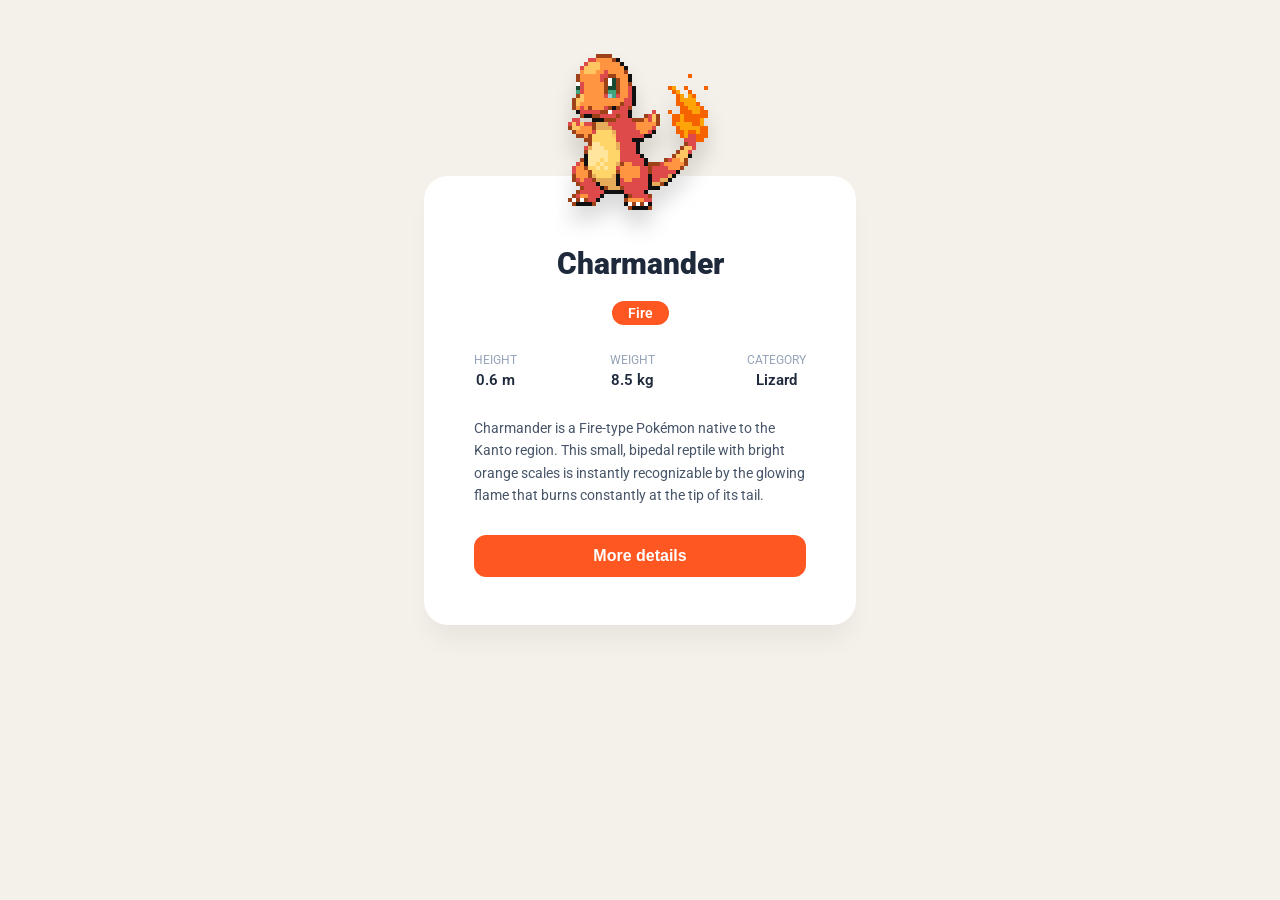
<file: variant01/variant01.html>
<!doctype html>
<html lang="en">
  <head>
    <meta charset="UTF-8" />
    <meta name="viewport" content="width=device-width, initial-scale=1.0" />
    <link rel="stylesheet" href="variant01.css" />
    <title>Pokédex - Charmander</title>
  </head>
  <body>
    <div class="pokemon">
      <img src="images/4.png" alt="Charmender" />
    </div>
    <div class="presentation">
      <h1>Charmander</h1>
      <div class="badges">
        <span class="badge-fire"> Fire </span>
      </div>

      <div class="stats">
        <div class="stat">
          <span class="stat-label">Height</span>
          <span class="stat-value">0.6 m</span>
        </div>
        <div class="stat">
          <span class="stat-label">Weight</span>
          <span class="stat-value">8.5 kg</span>
        </div>
        <div class="stat">
          <span class="stat-label">Category</span>
          <span class="stat-value">Lizard</span>
        </div>
      </div>

      <p class="description">
        Charmander is a Fire-type Pokémon native to the Kanto region. This
        small, bipedal reptile with bright orange scales is instantly
        recognizable by the glowing flame that burns constantly at the tip of
        its tail.
      </p>

      <button class="button">More details</button>
    </div>
  </body>
</html>
</file>
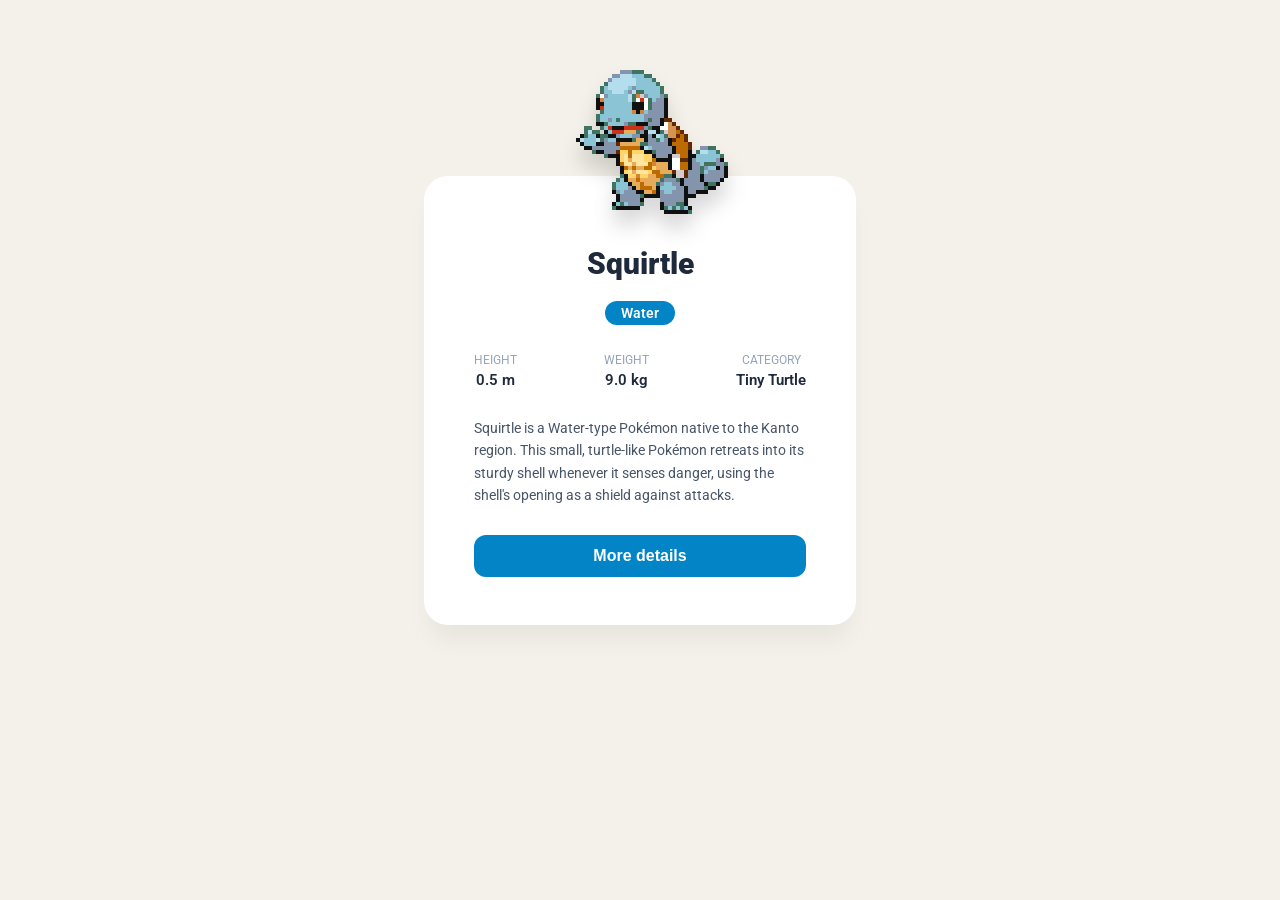
<file: variant02/variant02.html>
<!doctype html>
<html lang="en">
  <head>
    <meta charset="UTF-8" />
    <meta name="viewport" content="width=device-width, initial-scale=1.0" />
    <link rel="stylesheet" href="variant02.css" />
    <title>Pokédex - Squirtle</title>
  </head>
  <body>
    <div class="pokemon">
      <img src="images/7.png" alt="Squirtle" />
    </div>
    <div class="presentation">
      <h1>Squirtle</h1>
      <div class="badges">
        <span class="badge-water"> Water </span>
      </div>

      <div class="stats">
        <div class="stat">
          <span class="stat-label">Height</span>
          <span class="stat-value">0.5 m</span>
        </div>
        <div class="stat">
          <span class="stat-label">Weight</span>
          <span class="stat-value">9.0 kg</span>
        </div>
        <div class="stat">
          <span class="stat-label">Category</span>
          <span class="stat-value">Tiny Turtle</span>
        </div>
      </div>

      <p class="description">
        Squirtle is a Water-type Pokémon native to the Kanto region. This small,
        turtle-like Pokémon retreats into its sturdy shell whenever it senses
        danger, using the shell's opening as a shield against attacks.
      </p>

      <button class="button">More details</button>
    </div>
  </body>
</html>
</file>
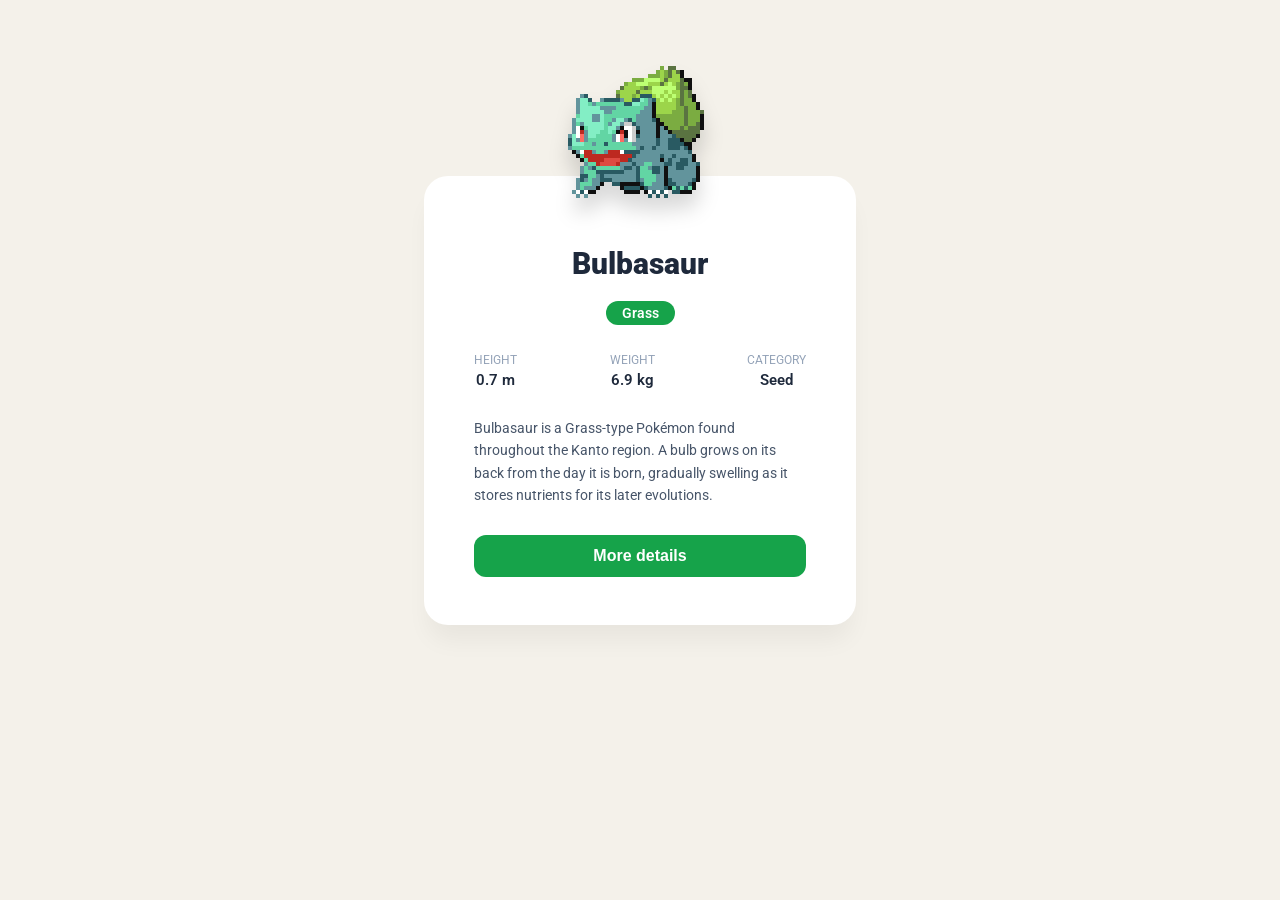
<file: variant03/variant03.html>
<!doctype html>
<html lang="en">
  <head>
    <meta charset="UTF-8" />
    <meta name="viewport" content="width=device-width, initial-scale=1.0" />
    <link rel="stylesheet" href="variant03.css" />
    <title>Pokédex - Bulbasaur</title>
  </head>
  <body>
    <div class="pokemon">
      <img src="images/1.png" alt="Bulbasaur" />
    </div>
    <div class="presentation">
      <h1>Bulbasaur</h1>
      <div class="badges">
        <span class="badge-grass"> Grass </span>
      </div>

      <div class="stats">
        <div class="stat">
          <span class="stat-label">Height</span>
          <span class="stat-value">0.7 m</span>
        </div>
        <div class="stat">
          <span class="stat-label">Weight</span>
          <span class="stat-value">6.9 kg</span>
        </div>
        <div class="stat">
          <span class="stat-label">Category</span>
          <span class="stat-value">Seed</span>
        </div>
      </div>

      <p class="description">
        Bulbasaur is a Grass-type Pokémon found throughout the Kanto region. A
        bulb grows on its back from the day it is born, gradually swelling as it
        stores nutrients for its later evolutions.
      </p>

      <button class="button">More details</button>
    </div>
  </body>
</html>
</file>
<file: variant01/variant01.css>
@import url("https://fonts.googleapis.com/css2?family=Roboto:wght@400;600;900&display=swap");

* {
  margin: 0;
  padding: 0;
  box-sizing: border-box;
}

body {
  background-color: #f4f1ea;
  min-height: 100vh;
  font-family: "Roboto", sans-serif;
  font-weight: 400;
  padding: 76px 24px 24px 24px;
  max-width: 480px;
  margin: 0 auto;
  overflow-x: hidden;
}

h1 {
  font-weight: 900;
  margin-bottom: 20px;
  font-size: 30px;
  text-align: center;
  color: #1e293b;
}

.badges {
  background-color: #ff5722;
  color: #ffffff;
  width: auto;
  display: inline-block;
  padding: 4px 16px;
  border-radius: 20px;
  font-weight: 600;
  font-size: 14px;
  margin: 0 auto 28px auto;
}

.presentation {
  width: 100%;
  color: #475569;
  background-color: #ffffff;
  border-radius: 24px;
  padding: 70px 50px 48px 50px;
  margin-top: 0;
  position: relative;
  z-index: 1;
  text-align: center;
  box-shadow: 0 20px 25px -5px rgba(0, 0, 0, 0.05);
}

.description {
  margin-bottom: 20px;
  line-height: 1.6;
  font-size: 14px;
  text-align: left;
}

.stats {
  display: flex;
  justify-content: space-between;
  margin-bottom: 28px;
}

.stat {
  text-align: center;
}

.stat-label {
  display: block;
  font-size: 12px;
  color: #94a3b8;
  text-transform: uppercase;
  margin-bottom: 4px;
}

.stat-value {
  display: block;
  font-weight: 600;
  color: #1e293b;
  font-size: 15px;
}

.pokemon {
  width: 280px;
  height: 100px;
  margin: 0 auto;
  position: relative;
  z-index: 2;
  filter: drop-shadow(0 15px 10px rgba(0, 0, 0, 0.15));
  transition: transform 0.3s ease;
}

.pokemon img {
  display: block;
  width: 100%;
  height: 256px;
  object-fit: contain;
  image-rendering: pixelated;
  image-rendering: crisp-edges;
  position: absolute;
  top: -70px;
  left: 0;
}

.pokemon:hover {
  transform: translateY(-6px);
}

.button {
  display: block;
  width: 100%;
  margin-top: 28px;
  background-color: #ff5722;
  border: none;
  color: white;
  padding: 12px;
  border-radius: 12px;
  font-weight: 600;
  font-size: 16px;
  transition:
    background-color 0.2s ease,
    transform 0.1s ease;
}

.button:hover {
  background-color: #e64a19;
  cursor: pointer;
  transform: translateY(-2px);
  box-shadow: 0 8px 16px rgba(255, 87, 34, 0.25);
}
</file>
<file: variant02/variant02.css>
@import url("https://fonts.googleapis.com/css2?family=Roboto:wght@400;600;900&display=swap");

* {
  margin: 0;
  padding: 0;
  box-sizing: border-box;
}

body {
  background-color: #f4f1ea;
  min-height: 100vh;
  font-family: "Roboto", sans-serif;
  font-weight: 400;
  padding: 76px 24px 24px 24px;
  max-width: 480px;
  margin: 0 auto;
  overflow-x: hidden;
}

h1 {
  font-weight: 900;
  margin-bottom: 20px;
  font-size: 30px;
  text-align: center;
  color: #1e293b;
}

.badges {
  background-color: #0284c7;
  color: #ffffff;
  width: auto;
  display: inline-block;
  padding: 4px 16px;
  border-radius: 20px;
  font-weight: 600;
  font-size: 14px;
  margin: 0 auto 28px auto;
}

.presentation {
  width: 100%;
  color: #475569;
  background-color: #ffffff;
  border-radius: 24px;
  padding: 70px 50px 48px 50px;
  margin-top: 0;
  position: relative;
  z-index: 1;
  text-align: center;
  box-shadow: 0 20px 25px -5px rgba(0, 0, 0, 0.05);
}

.description {
  margin-bottom: 20px;
  line-height: 1.6;
  font-size: 14px;
  text-align: left;
}

.stats {
  display: flex;
  justify-content: space-between;
  margin-bottom: 28px;
}

.stat {
  text-align: center;
}

.stat-label {
  display: block;
  font-size: 12px;
  color: #94a3b8;
  text-transform: uppercase;
  margin-bottom: 4px;
}

.stat-value {
  display: block;
  font-weight: 600;
  color: #1e293b;
  font-size: 15px;
}

.pokemon {
  width: 280px;
  height: 100px;
  margin: 0 auto;
  position: relative;
  z-index: 2;
  filter: drop-shadow(0 15px 10px rgba(0, 0, 0, 0.15));
  transition: transform 0.3s ease;
}

.pokemon img {
  display: block;
  width: 100%;
  height: 256px;
  object-fit: contain;
  image-rendering: pixelated;
  image-rendering: crisp-edges;
  position: absolute;
  top: -70px;
  left: 0;
}

.pokemon:hover {
  transform: translateY(-6px);
}

.button {
  display: block;
  width: 100%;
  margin-top: 28px;
  background-color: #0284c7;
  border: none;
  color: white;
  padding: 12px;
  border-radius: 12px;
  font-weight: 600;
  font-size: 16px;
  transition:
    background-color 0.2s ease,
    transform 0.1s ease;
}

.button:hover {
  background-color: #0369a1;
  cursor: pointer;
  transform: translateY(-2px);
  box-shadow: 0 8px 16px rgba(2, 132, 199, 0.25);
}
</file>
<file: variant03/variant03.css>
@import url("https://fonts.googleapis.com/css2?family=Roboto:wght@400;600;900&display=swap");

* {
  margin: 0;
  padding: 0;
  box-sizing: border-box;
}

body {
  background-color: #f4f1ea;
  min-height: 100vh;
  font-family: "Roboto", sans-serif;
  font-weight: 400;
  padding: 76px 24px 24px 24px;
  max-width: 480px;
  margin: 0 auto;
  overflow-x: hidden;
}

h1 {
  font-weight: 900;
  margin-bottom: 20px;
  font-size: 30px;
  text-align: center;
  color: #1e293b;
}

.badges {
  background-color: #16a34a;
  color: #ffffff;
  width: auto;
  display: inline-block;
  padding: 4px 16px;
  border-radius: 20px;
  font-weight: 600;
  font-size: 14px;
  margin: 0 auto 28px auto;
}

.presentation {
  width: 100%;
  color: #475569;
  background-color: #ffffff;
  border-radius: 24px;
  padding: 70px 50px 48px 50px;
  margin-top: 0;
  position: relative;
  z-index: 1;
  text-align: center;
  box-shadow: 0 20px 25px -5px rgba(0, 0, 0, 0.05);
}

.description {
  margin-bottom: 20px;
  line-height: 1.6;
  font-size: 14px;
  text-align: left;
}

.stats {
  display: flex;
  justify-content: space-between;
  margin-bottom: 28px;
}

.stat {
  text-align: center;
}

.stat-label {
  display: block;
  font-size: 12px;
  color: #94a3b8;
  text-transform: uppercase;
  margin-bottom: 4px;
}

.stat-value {
  display: block;
  font-weight: 600;
  color: #1e293b;
  font-size: 15px;
}

.pokemon {
  width: 280px;
  height: 100px;
  margin: 0 auto;
  position: relative;
  z-index: 2;
  filter: drop-shadow(0 15px 10px rgba(0, 0, 0, 0.15));
  transition: transform 0.3s ease;
}

.pokemon img {
  display: block;
  width: 100%;
  height: 256px;
  object-fit: contain;
  image-rendering: pixelated;
  image-rendering: crisp-edges;
  position: absolute;
  top: -70px;
  left: 0;
}

.pokemon:hover {
  transform: translateY(-6px);
}

.button {
  display: block;
  width: 100%;
  margin-top: 28px;
  background-color: #16a34a;
  border: none;
  color: white;
  padding: 12px;
  border-radius: 12px;
  font-weight: 600;
  font-size: 16px;
  transition:
    background-color 0.2s ease,
    transform 0.1s ease;
}

.button:hover {
  background-color: #15803d;
  cursor: pointer;
  transform: translateY(-2px);
  box-shadow: 0 8px 16px rgba(22, 163, 74, 0.25);
}
</file>
